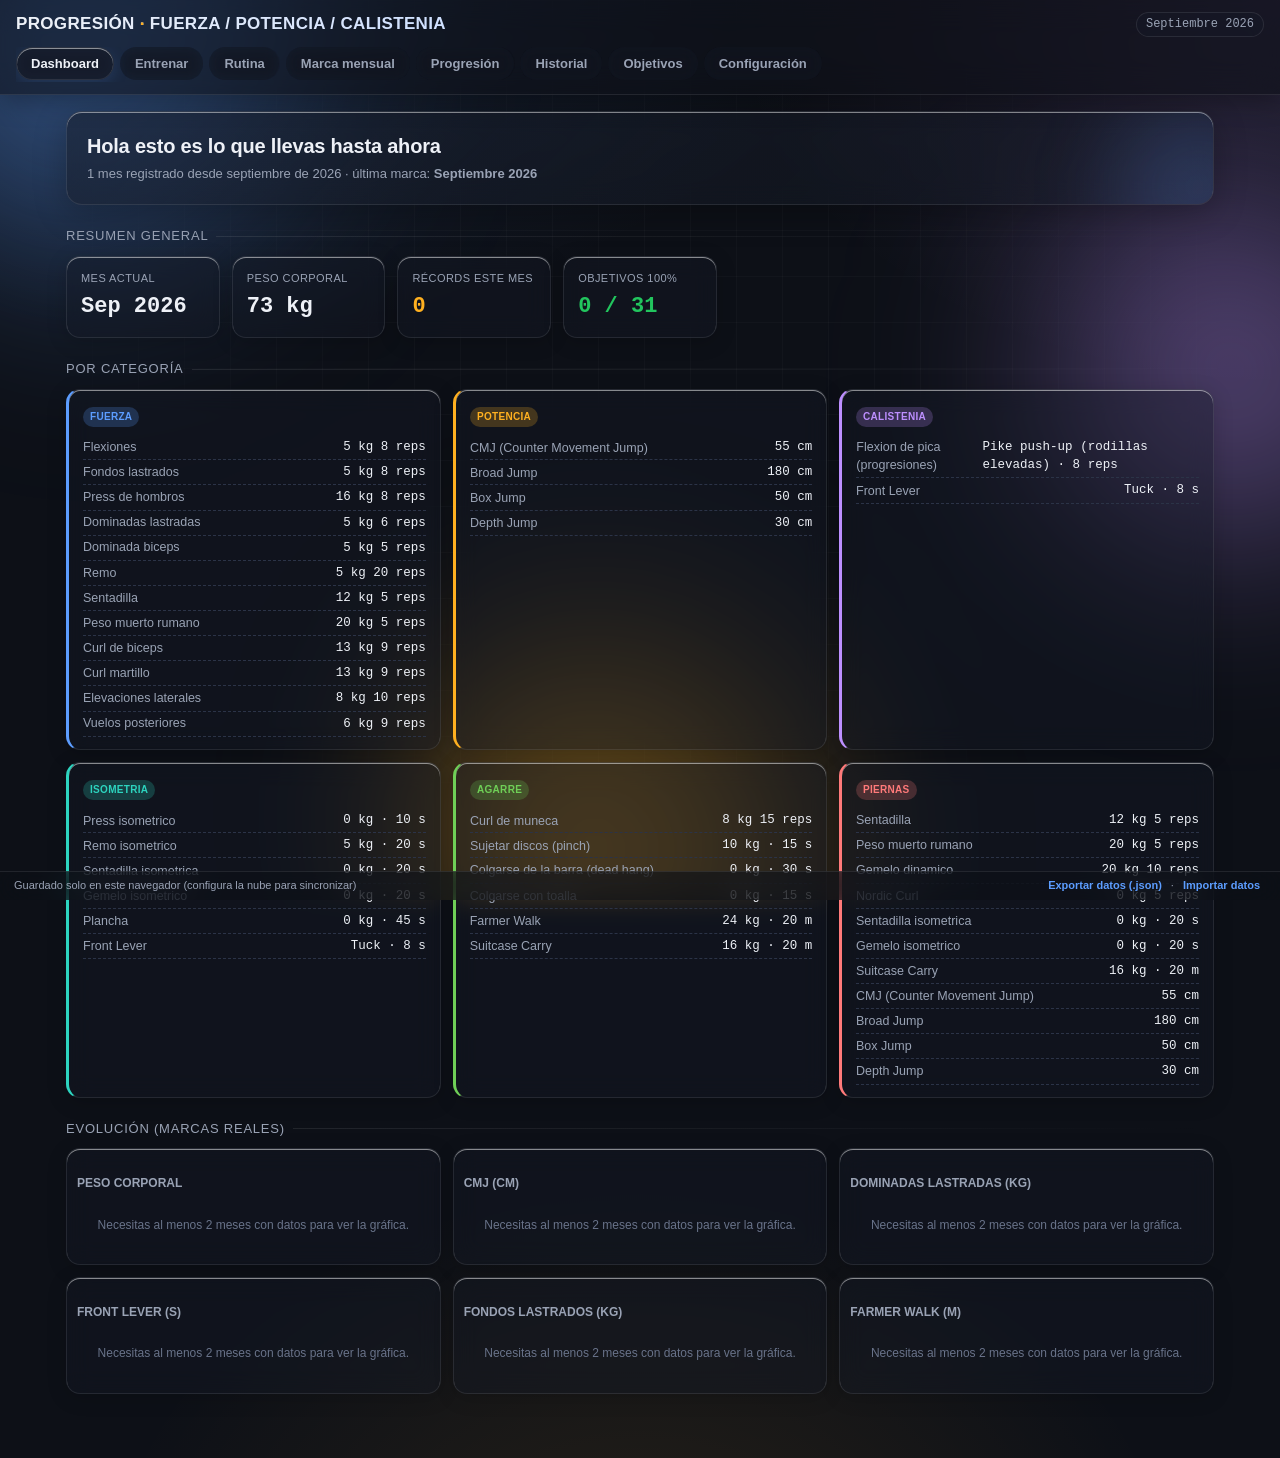
<file: index.html>
<!DOCTYPE html>
<html lang="es">
<head>
<meta charset="UTF-8">
<meta name="viewport" content="width=device-width, initial-scale=1, viewport-fit=cover">
<title>Progresión · Fuerza / Potencia / Calistenia</title>
<link rel="icon" type="image/svg+xml" href="favicon.svg">
<link rel="stylesheet" href="styles.css">
</head>
<body>

<div class="bg-deco" aria-hidden="true">
  <div class="blob blob-1"></div>
  <div class="blob blob-2"></div>
  <div class="blob blob-3"></div>
  <div class="bg-grid"></div>
</div>

<header class="app">
  <div class="row">
    <h1>PROGRESIÓN <span>·</span> FUERZA / POTENCIA / CALISTENIA</h1>
    <span class="header-right">
      <span class="badge num" id="mesActualBadge"></span>
    </span>
  </div>
  <nav class="tabs" id="tabs">
    <button data-tab="dashboard" class="active">Dashboard</button>
    <button data-tab="entrenar">Entrenar</button>
    <button data-tab="rutina">Rutina</button>
    <button data-tab="marca">Marca mensual</button>
    <button data-tab="progresion">Progresión</button>
    <button data-tab="historial">Historial</button>
    <button data-tab="objetivos">Objetivos</button>
    <button data-tab="config">Configuración</button>
  </nav>
</header>

<main>

  <section class="view active" id="view-dashboard"></section>
  <section class="view" id="view-entrenar"></section>
  <section class="view" id="view-rutina"></section>
  <section class="view" id="view-marca"></section>
  <section class="view" id="view-progresion"></section>
  <section class="view" id="view-historial"></section>
  <section class="view" id="view-objetivos"></section>
  <section class="view" id="view-config"></section>

</main>

<footer class="saved">
  <span id="storageStatus">Cargando</span>
  <span>
    <button id="btnExport">Exportar datos (.json)</button> ·
    <button id="btnImport">Importar datos</button>
    <input type="file" id="fileImport" accept="application/json" style="display:none">
  </span>
</footer>

<script type="module">
  /* Carga del driver de Neon para navegador (serverless driver over HTTP).
     Si falla (sin internet o CDN bloqueado), la app sigue funcionando en modo local. */
  (async () => {
    try {
      const m = await import("https://esm.sh/@neondatabase/serverless@1.0.0");
      window.neon = m.neon;
    } catch (e) {
      console.warn("Driver de Neon no disponible (modo local).", e);
    }
    const load = (src) => new Promise((res, rej) => {
      const s = document.createElement("script");
      s.src = src;
      s.onload = res;
      s.onerror = () => rej(new Error("No se pudo cargar " + src));
      document.body.appendChild(s);
    });
    try {
      await load("config.js");
    } catch (e) {
      console.warn("config.js no encontrado (sin nube, modo local).", e.message);
    }
    try {
      await load("script.js");
    } catch (e) {
      console.error(e.message);
    }
  })();
</script>
</body>
</html>
</file>
<file: styles.css>
:root{
  --bg:#0d1017; --panel:#141926; --elev:#1c2333; --border:#2b3347;
  --text:#eef1f7; --dim:#9aa3b5; --dim2:#69738a;
  --fuerza:#5c9dff; --potencia:#ffb020; --calistenia:#bd8fff;
  --isometria:#2dd4bf; --agarre:#6fcf57; --piernas:#ff7a7a;
  --real:#22c55e; --propuesto:#5c9dff; --objetivo:#ffb020; --descenso:#ff5d5d;
  --radius:14px;

  --glass-bg:rgba(22,28,40,.38);
  --glass-bg-strong:rgba(24,30,44,.55);
  --glass-border:rgba(255,255,255,.09);
  --glass-highlight:rgba(255,255,255,.5);
  --blur:12px;

  --sans:-apple-system,BlinkMacSystemFont,"Segoe UI",Roboto,Helvetica,Arial,sans-serif;
  --mono:ui-monospace,SFMono-Regular,Menlo,Consolas,"Liberation Mono",monospace;
}
*{box-sizing:border-box}
html{-webkit-text-size-adjust:100%}
body{
  margin:0; color:var(--text); font-family:var(--sans);
  font-size:15px; line-height:1.45; -webkit-font-smoothing:antialiased;
  min-height:100vh;
  background:
    radial-gradient(1200px 800px at 15% -10%, rgba(92,157,255,.18), transparent 60%),
    radial-gradient(1000px 700px at 100% 0%, rgba(189,143,255,.14), transparent 55%),
    radial-gradient(900px 700px at 50% 110%, rgba(255,176,32,.10), transparent 60%),
    var(--bg);
}
h1,h2,h3{font-family:var(--sans); font-weight:800; letter-spacing:-.01em; margin:0}
.num{font-family:var(--mono); font-variant-numeric:tabular-nums}
a{color:inherit}
button, select, input{font-family:inherit; font-size:inherit; color:inherit}
button{cursor:pointer}
::selection{background:var(--fuerza); color:#0b0d10}

/* ---------- decorative animated background ---------- */
.bg-deco{position:fixed; inset:0; z-index:-1; overflow:hidden; pointer-events:none}
.blob{
  position:absolute; border-radius:50%; filter:blur(80px); opacity:.5;
  mix-blend-mode:screen; will-change:transform;
}
.blob-1{width:520px;height:520px; top:-140px; left:-100px;
  background:radial-gradient(circle at 30% 30%, #5c9dff, transparent 70%);
  animation:drift1 22s ease-in-out infinite alternate}
.blob-2{width:460px;height:460px; top:20%; right:-140px;
  background:radial-gradient(circle at 60% 40%, #bd8fff, transparent 70%);
  animation:drift2 26s ease-in-out infinite alternate}
.blob-3{width:520px;height:520px; bottom:-160px; left:30%;
  background:radial-gradient(circle at 40% 60%, #ffb020, transparent 70%);
  animation:drift3 30s ease-in-out infinite alternate}
.bg-grid{
  position:absolute; inset:0;
  background-image:linear-gradient(rgba(255,255,255,.025) 1px, transparent 1px),
                   linear-gradient(90deg, rgba(255,255,255,.025) 1px, transparent 1px);
  background-size:46px 46px;
  -webkit-mask-image:radial-gradient(ellipse at 50% 40%, #000 30%, transparent 75%);
          mask-image:radial-gradient(ellipse at 50% 40%, #000 30%, transparent 75%);
}
@keyframes drift1{from{transform:translate(0,0) scale(1)} to{transform:translate(90px,60px) scale(1.15)}}
@keyframes drift2{from{transform:translate(0,0) scale(1)} to{transform:translate(-70px,90px) scale(1.2)}}
@keyframes drift3{from{transform:translate(0,0) scale(1)} to{transform:translate(60px,-70px) scale(1.1)}}

@media (prefers-reduced-motion: reduce){
  .blob{animation:none}
}

/* ---------- glass helper ---------- */
.glass{
  background:var(--glass-bg);
  -webkit-backdrop-filter:blur(var(--blur));
          backdrop-filter:blur(var(--blur));
  border:1px solid var(--glass-border);
  box-shadow:0 8px 32px rgba(0,0,0,.25), inset 0 1px 0 var(--glass-highlight);
}
.glass-strong{
  background:var(--glass-bg-strong);
  -webkit-backdrop-filter:blur(calc(var(--blur) + 2px));
          backdrop-filter:blur(calc(var(--blur) + 2px));
  border:1px solid var(--glass-border);
  box-shadow:0 8px 32px rgba(0,0,0,.3), inset 0 1px 0 var(--glass-highlight);
}

/* ---------- layout shell ---------- */
header.app{
  position:sticky; top:0; z-index:20;
  background:rgba(13,16,23,.55);
  -webkit-backdrop-filter:blur(calc(var(--blur) + 4px));
          backdrop-filter:blur(calc(var(--blur) + 4px));
  border-bottom:1px solid var(--glass-border);
  box-shadow:0 6px 24px rgba(0,0,0,.3);
  padding:12px 16px;
}
header.app .row{display:flex; align-items:center; justify-content:space-between; gap:12px; flex-wrap:wrap}
header.app h1{
  font-size:17px; text-transform:uppercase; letter-spacing:.02em;
  background:linear-gradient(90deg,var(--text),#cfe0ff);
  -webkit-background-clip:text; background-clip:text; -webkit-text-fill-color:transparent;
}
header.app h1 span{color:var(--potencia); -webkit-text-fill-color:var(--potencia)}
.badge{
  font-family:var(--mono); font-size:12px; color:var(--dim);
  border:1px solid var(--glass-border); padding:3px 9px; border-radius:999px;
  background:var(--glass-bg);
}
nav.tabs{
  display:flex; gap:6px; overflow-x:auto; margin-top:10px; padding-bottom:2px;
  scrollbar-width:none;
}
nav.tabs::-webkit-scrollbar{display:none}
nav.tabs button{
  background:var(--glass-bg); border:1px solid transparent; color:var(--dim);
  padding:8px 14px; border-radius:999px; white-space:nowrap;
  font-size:13px; font-weight:600;
  -webkit-backdrop-filter:blur(8px); backdrop-filter:blur(8px);
  transition:background .2s,color .2s,border-color .2s,transform .15s;
}
nav.tabs button:hover{color:var(--text); transform:translateY(-1px)}
nav.tabs button.active{
  background:var(--glass-bg-strong); border-color:var(--glass-border); color:var(--text);
  box-shadow:0 4px 16px rgba(92,157,255,.15), inset 0 1px 0 var(--glass-highlight);
}

main{max-width:1180px; margin:0 auto; padding:16px; padding-bottom:64px}
section.view{display:none}
section.view.active{display:block; animation:fade .28s ease}
@keyframes fade{from{opacity:0; transform:translateY(6px)} to{opacity:1; transform:translateY(0)}}

.section-title{
  display:flex; align-items:center; gap:8px; margin:22px 0 10px;
  font-size:13px; text-transform:uppercase; letter-spacing:.06em; color:var(--dim);
}
.section-title:first-child{margin-top:0}
.section-title::after{content:""; flex:1; height:1px;
  background:linear-gradient(90deg,var(--glass-border),transparent)}

/* ---------- grid / cards ---------- */
.grid{display:grid; gap:12px; grid-template-columns:repeat(auto-fill,minmax(230px,1fr))}
.grid.cols-2{grid-template-columns:repeat(auto-fill,minmax(300px,1fr))}
.grid.cols-summary{grid-template-columns:repeat(auto-fill,minmax(150px,1fr))}

.card{
  background:var(--glass-bg); border:1px solid var(--glass-border); border-radius:var(--radius);
  padding:12px 14px; border-left:3px solid var(--glass-border);
  -webkit-backdrop-filter:blur(var(--blur)); backdrop-filter:blur(var(--blur));
  box-shadow:0 4px 20px rgba(0,0,0,.18), inset 0 1px 0 var(--glass-highlight);
  transition:transform .2s, box-shadow .2s, border-color .2s;
}
.card:hover{transform:translateY(-2px); box-shadow:0 8px 30px rgba(0,0,0,.28)}
.card.accent-Fuerza{border-left-color:var(--fuerza)}
.card.accent-Potencia{border-left-color:var(--potencia)}
.card.accent-Calistenia{border-left-color:var(--calistenia)}
.card.accent-Isometria{border-left-color:var(--isometria)}
.card.accent-Agarre{border-left-color:var(--agarre)}
.card.accent-Piernas{border-left-color:var(--piernas)}

.stat{
  background:var(--glass-bg); border:1px solid var(--glass-border); border-radius:var(--radius); padding:14px;
  -webkit-backdrop-filter:blur(var(--blur)); backdrop-filter:blur(var(--blur));
  box-shadow:0 4px 20px rgba(0,0,0,.18), inset 0 1px 0 var(--glass-highlight);
  transition:transform .2s, box-shadow .2s;
}
.stat:hover{transform:translateY(-2px)}
.stat .label{font-size:11px; text-transform:uppercase; letter-spacing:.04em; color:var(--dim)}
.stat .value{font-family:var(--mono); font-size:22px; font-weight:700; margin-top:4px}

.pill{
  display:inline-block; font-size:10px; font-weight:700; text-transform:uppercase;
  letter-spacing:.03em; padding:2px 7px; border-radius:999px; line-height:1.6;
}
.pill.Fuerza{background:color-mix(in srgb,var(--fuerza) 22%,transparent); color:var(--fuerza)}
.pill.Potencia{background:color-mix(in srgb,var(--potencia) 22%,transparent); color:var(--potencia)}
.pill.Calistenia{background:color-mix(in srgb,var(--calistenia) 22%,transparent); color:var(--calistenia)}
.pill.Isometria{background:color-mix(in srgb,var(--isometria) 22%,transparent); color:var(--isometria)}
.pill.Agarre{background:color-mix(in srgb,var(--agarre) 22%,transparent); color:var(--agarre)}
.pill.Piernas{background:color-mix(in srgb,var(--piernas) 22%,transparent); color:var(--piernas)}
.pill.record{background:color-mix(in srgb,var(--objetivo) 26%,transparent); color:var(--objetivo)}
.pill.descenso{background:color-mix(in srgb,var(--descenso) 22%,transparent); color:var(--descenso)}

/* ---------- exercise progression card (signature element) ---------- */
.excard{
  background:var(--glass-bg); border:1px solid var(--glass-border); border-radius:var(--radius); overflow:hidden;
  -webkit-backdrop-filter:blur(var(--blur)); backdrop-filter:blur(var(--blur));
  box-shadow:0 4px 20px rgba(0,0,0,.18), inset 0 1px 0 var(--glass-highlight);
  transition:transform .2s, box-shadow .2s;
}
.excard:hover{transform:translateY(-2px); box-shadow:0 8px 30px rgba(0,0,0,.28)}
.excard .head{display:flex; align-items:center; justify-content:space-between; gap:8px; padding:11px 13px; border-left:3px solid var(--glass-border)}
.excard .head h3{font-size:13.5px}
.excard .body{padding:11px 13px; border-top:1px solid var(--glass-border)}
.excard .current{display:flex; align-items:baseline; gap:6px; margin-bottom:8px}
.excard .current .v{font-family:var(--mono); font-size:20px; font-weight:700}
.excard .current .u{font-size:11px; color:var(--dim)}
.weekstrip{display:grid; grid-template-columns:repeat(4,1fr); gap:5px; margin-bottom:8px}
.weekstrip .wk{
  background:rgba(255,255,255,.04); border:1px solid var(--glass-border); border-radius:7px;
  padding:6px 4px; text-align:center;
  -webkit-backdrop-filter:blur(8px); backdrop-filter:blur(8px);
}
.weekstrip .wk .n{font-size:9px; color:var(--dim2); text-transform:uppercase}
.weekstrip .wk .m{font-family:var(--mono); font-size:12px; margin-top:2px}
.estado{font-size:11.5px; color:var(--dim); border-top:1px dashed var(--glass-border); padding-top:7px}
.estado.subir{color:var(--potencia); font-weight:700}

/* ---------- progress bar ---------- */
.pbar{height:6px; background:rgba(255,255,255,.08); border-radius:999px; overflow:hidden; margin-top:6px}
.pbar>i{display:block; height:100%; border-radius:999px;
  background:linear-gradient(90deg, var(--fuerza), #8ab5ff);
  box-shadow:0 0 8px rgba(92,157,255,.4)}

/* ---------- tables ---------- */
.tablewrap{overflow-x:auto; border:1px solid var(--glass-border); border-radius:var(--radius);
  background:var(--glass-bg); -webkit-backdrop-filter:blur(var(--blur)); backdrop-filter:blur(var(--blur))}
table{border-collapse:collapse; width:100%; min-width:640px}
th,td{padding:7px 10px; text-align:left; font-size:12.5px; white-space:nowrap; border-bottom:1px solid var(--glass-border)}
th{background:rgba(255,255,255,.04); color:var(--dim); text-transform:uppercase; font-size:10.5px; letter-spacing:.03em; position:sticky; top:0}
tbody tr:hover{background:rgba(255,255,255,.04)}
td.num,th.num{font-family:var(--mono)}

/* ---------- forms ---------- */
.field{display:flex; flex-direction:column; gap:4px}
.field label{font-size:11px; color:var(--dim); text-transform:uppercase; letter-spacing:.02em}
input,select{
  background:rgba(255,255,255,.05); border:1px solid var(--glass-border); border-radius:8px;
  padding:9px 10px; color:var(--text); width:100%;
  transition:border-color .2s, box-shadow .2s;
}
input:hover,select:hover{border-color:rgba(255,255,255,.16)}
input:focus,select:focus{outline:none; border-color:var(--fuerza);
  box-shadow:0 0 0 3px rgba(92,157,255,.18)}
.btn{
  background:linear-gradient(135deg, var(--fuerza), #6fa8ff); color:#0b0d10; border:none; border-radius:9px;
  padding:9px 16px; font-weight:700;
  box-shadow:0 4px 16px rgba(92,157,255,.25);
  transition:transform .15s, box-shadow .2s, filter .2s;
}
.btn:hover{filter:brightness(1.08); transform:translateY(-1px)}
.btn.ghost{background:rgba(255,255,255,.04); color:var(--text); border:1px solid var(--glass-border);
  -webkit-backdrop-filter:blur(8px); backdrop-filter:blur(8px); box-shadow:none}
.btn.ghost:hover{background:rgba(255,255,255,.08)}
.btn.small{padding:5px 10px; font-size:12px; border-radius:7px}
.btn:active{transform:translateY(1px)}

details.group{
  background:var(--glass-bg); border:1px solid var(--glass-border); border-radius:var(--radius); margin-bottom:10px;
  -webkit-backdrop-filter:blur(var(--blur)); backdrop-filter:blur(var(--blur));
  box-shadow:0 4px 20px rgba(0,0,0,.16), inset 0 1px 0 var(--glass-highlight);
}
details.group summary{
  cursor:pointer; padding:11px 13px; font-weight:700; font-size:13px;
  list-style:none; display:flex; align-items:center; gap:8px;
}
details.group summary::-webkit-details-marker{display:none}
details.group summary::before{content:""; color:var(--dim); transition:transform .15s}
details.group[open] summary::before{transform:rotate(90deg)}
.group-body{padding:4px 12px 12px; display:grid; gap:10px; grid-template-columns:repeat(auto-fill,minmax(220px,1fr))}
.exrow-inputs{display:grid; grid-template-columns:1fr 1fr; gap:6px}
.exrow-inputs.single{grid-template-columns:1fr}

/* ---------- routine day ---------- */
.dayblock{margin-bottom:18px}
.dayblock h3{
  background:var(--glass-bg-strong); padding:9px 13px; border-radius:10px 10px 0 0; font-size:13px;
  text-transform:uppercase; letter-spacing:.03em; border:1px solid var(--glass-border); border-bottom:none;
  -webkit-backdrop-filter:blur(var(--blur)); backdrop-filter:blur(var(--blur));
}
.dayblock .rows{
  border:1px solid var(--glass-border); border-top:none; border-radius:0 0 10px 10px;
  background:var(--glass-bg); overflow:hidden;
  -webkit-backdrop-filter:blur(var(--blur)); backdrop-filter:blur(var(--blur));
}
.rutina-row{display:flex; align-items:center; gap:10px; flex-wrap:wrap; padding:9px 12px; border-bottom:1px solid var(--glass-border); border-left:3px solid var(--glass-border)}
.rutina-row:last-child{border-bottom:none}
.rutina-row:hover{background:rgba(255,255,255,.03)}
.rutina-row .nombre{flex:1 1 170px; font-weight:600; font-size:13px}
.rutina-row .nombre small{display:block; font-weight:400; color:var(--dim2); font-size:10px; margin-top:1px}
.rutina-row .meta{display:flex; gap:14px; flex-wrap:wrap}
.rutina-row .meta div{font-size:11px; color:var(--dim); text-align:right}
.rutina-row .meta b{display:block; color:var(--text); font-family:var(--mono); font-size:12.5px; font-weight:600}

/* ---------- config view ---------- */
.config-intro{border-bottom:1px solid var(--glass-border); background:rgba(255,255,255,.02)}
.config-intro p{margin:0; padding:10px 12px; font-size:12px; color:var(--dim); line-height:1.45}
.config-meta{gap:18px}
.cfg-field{display:flex; flex-direction:column; gap:3px; align-items:flex-end}
.cfg-field label{font-size:10px; text-transform:uppercase; letter-spacing:.03em; color:var(--dim2)}
.cfg-field b{display:flex; align-items:center; gap:4px; color:var(--text);
  font-family:var(--mono); font-size:12.5px; font-weight:600; justify-content:flex-end}
.cfg-static{font-family:var(--sans); font-size:12px; color:var(--dim); font-weight:500}
.cfg-unit{font-family:var(--sans); font-size:10.5px; color:var(--dim2); font-weight:500}
.cfg-field input[type="number"],.cfg-field input[type="text"]{
  padding:4px 7px; text-align:right; font-family:var(--mono); font-size:12.5px; width:60px;
}
.cfg-field input[type="text"]{text-align:left; width:220px}
.cfg-field-full{font-size:12px; color:var(--dim); padding:4px 0}

/* ---------- misc ---------- */
.note{font-size:12px; color:var(--dim); background:var(--glass-bg); border:1px solid var(--glass-border);
  border-left:3px solid var(--potencia); border-radius:8px; padding:9px 12px; margin-bottom:14px;
  -webkit-backdrop-filter:blur(var(--blur)); backdrop-filter:blur(var(--blur))}
.hero{
  background:linear-gradient(135deg, var(--glass-bg-strong), var(--glass-bg));
  border:1px solid var(--glass-border); border-radius:16px; padding:20px;
  -webkit-backdrop-filter:blur(var(--blur)); backdrop-filter:blur(var(--blur));
  box-shadow:0 8px 32px rgba(0,0,0,.25), inset 0 1px 0 var(--glass-highlight);
  position:relative; overflow:hidden;
}
.hero::before{
  content:""; position:absolute; top:-60%; right:-10%; width:260px; height:260px; border-radius:50%;
  background:radial-gradient(circle, rgba(92,157,255,.22), transparent 70%); filter:blur(30px);
}
.hero h2{font-size:20px}
.hero p{color:var(--dim); font-size:13px; margin:4px 0 0; position:relative}
.chart-wrap{
  background:var(--glass-bg); border:1px solid var(--glass-border); border-radius:var(--radius); padding:10px;
  -webkit-backdrop-filter:blur(var(--blur)); backdrop-filter:blur(var(--blur));
  box-shadow:0 4px 20px rgba(0,0,0,.16), inset 0 1px 0 var(--glass-highlight);
  transition:transform .2s, box-shadow .2s;
}
.chart-wrap:hover{transform:translateY(-2px)}
.chart-wrap h4{font-size:12px; color:var(--dim); text-transform:uppercase; margin-bottom:4px}
svg.spark{width:100%; height:110px; display:block}

/* ---------- body heatmap (progreso corporal) ---------- */
.body-card{
  position:relative; display:flex; flex-wrap:wrap; gap:20px; align-items:center; justify-content:center;
  background:var(--glass-bg); border:1px solid var(--glass-border); border-radius:var(--radius);
  padding:20px; margin-bottom:16px;
  -webkit-backdrop-filter:blur(var(--blur)); backdrop-filter:blur(var(--blur));
  box-shadow:0 4px 24px rgba(0,0,0,.2), inset 0 1px 0 var(--glass-highlight);
}
.body-svg{width:min(320px,74vw); height:auto; display:block; cursor:pointer;
  filter:drop-shadow(0 10px 22px rgba(0,0,0,.35))}
.body-svg .body-zones path.bz{
  stroke:rgba(0,0,0,.30); stroke-width:1; stroke-linejoin:round;
  transition:filter .15s, stroke .15s, transform .1s;
}
.body-svg path.bz:hover{filter:brightness(1.18); stroke:rgba(255,255,255,.7); stroke-width:1.4}
.body-svg .body-def{pointer-events:none}
.body-legend{flex:1 1 260px; max-width:320px}
.body-legend h4{margin:0 0 6px; font-size:14px}
.body-legend p{margin:0 0 14px; font-size:12px; color:var(--dim); line-height:1.5}
.legend-scale{display:flex; align-items:center; gap:8px; margin-bottom:10px}
.legend-scale .ls{font-size:12px; font-weight:700; font-family:var(--mono)}
.ls-gradient{flex:1; height:12px; border-radius:999px;
  background:linear-gradient(90deg, #ff3200, #ffb020, #22c55e);
  box-shadow:0 2px 8px rgba(0,0,0,.3)}
.legend-hint{display:flex; align-items:center; gap:6px; font-size:11px; color:var(--dim)}
.legend-hint .dot{width:11px; height:11px; border-radius:3px; display:inline-block}
.body-tooltip{
  position:fixed; z-index:9999; pointer-events:none; opacity:0; transition:opacity .12s;
  background:rgba(13,16,23,.95); border:1px solid var(--glass-border); border-radius:8px;
  padding:8px 10px; min-width:150px; max-width:240px; font-size:11.5px;
  -webkit-backdrop-filter:blur(8px); backdrop-filter:blur(8px);
  box-shadow:0 8px 24px rgba(0,0,0,.5);
}
.bt-title{display:flex; justify-content:space-between; align-items:center; gap:10px;
  font-weight:700; font-size:12px; margin-bottom:5px}
.bt-pct{font-family:var(--mono); font-size:12px; font-weight:800}
.bt-list{display:flex; flex-direction:column; gap:2px}
.bt-item{display:flex; justify-content:space-between; gap:10px; color:var(--dim)}
.bt-item b{font-family:var(--mono); color:var(--text)}

.header-right{display:flex; align-items:center; gap:8px; flex-wrap:wrap}
.day-picker{display:flex; gap:6px; flex-wrap:wrap; margin-bottom:14px}
.day-picker button{
  background:var(--glass-bg); border:1px solid var(--glass-border); color:var(--dim);
  padding:8px 13px; border-radius:999px; font-size:12.5px; font-weight:600; white-space:nowrap;
  -webkit-backdrop-filter:blur(8px); backdrop-filter:blur(8px); transition:background .2s,color .2s,border-color .2s;
}
.day-picker button:hover{color:var(--text)}
.day-picker button.active{
  background:var(--glass-bg-strong); border-color:var(--glass-border); color:var(--text);
  box-shadow:0 4px 14px rgba(92,157,255,.18);
}
.tr-session-head{display:flex; align-items:center; justify-content:space-between; gap:10px; flex-wrap:wrap; margin-bottom:12px}
.tr-session-head h2{font-size:16px}
.tr-session-head .tr-month{font-size:12px; color:var(--dim)}
.tr-ex{
  border:1px solid var(--glass-border); border-radius:10px; margin-bottom:10px; overflow:hidden;
  background:var(--glass-bg); -webkit-backdrop-filter:blur(var(--blur)); backdrop-filter:blur(var(--blur));
  border-left:3px solid var(--glass-border);
}
.tr-ex .tr-head{display:flex; align-items:center; gap:10px; padding:10px 12px; cursor:pointer; flex-wrap:wrap}
.tr-ex .tr-head .nombre{flex:1 1 140px; font-weight:700; font-size:13px}
.tr-ex .tr-head .nombre small{display:block; font-weight:400; color:var(--dim2); font-size:10px}
.tr-ex .tr-target{font-size:11px; color:var(--dim); font-family:var(--mono)}
.tr-ex .tr-chev{color:var(--dim2); transition:transform .18s; margin-left:2px}
.tr-ex[open] .tr-chev{transform:rotate(90deg)}
.tr-ex details{width:100%}
.tr-ex summary{list-style:none}
.tr-ex summary::-webkit-details-marker{display:none}
.tr-ex .tr-body{padding:2px 12px 12px; border-top:1px dashed var(--glass-border)}
.tr-setrow{
  display:flex; align-items:center; gap:8px; padding:8px 0; border-bottom:1px solid var(--glass-border); flex-wrap:wrap;
}
.tr-setrow:last-child{border-bottom:none}
.tr-setnum{width:22px; font-family:var(--mono); font-size:11px; color:var(--dim2); text-align:center; flex:none}
.tr-setrow .tr-chk{flex:none; width:20px; height:20px; accent-color:var(--real)}
.tr-setrow .tr-field{display:flex; flex-direction:column; gap:2px}
.tr-setrow .tr-field label{font-size:9px; color:var(--dim2); text-transform:uppercase; letter-spacing:.02em}
.tr-setrow input[type="number"]{width:74px; padding:6px 8px; font-family:var(--mono); font-size:13px}
.tr-setrow select{width:150px; padding:6px 8px; font-size:12px}
.tr-setrow .tr-max{font-size:10.5px; color:var(--dim2); font-style:italic}
.tr-setrow.done input{opacity:.55; border-color:var(--real)}
.tr-setrow.done .tr-chk{outline:2px solid color-mix(in srgb,var(--real) 55%,transparent); border-radius:4px}
.tr-setrow .tr-timer{display:flex; align-items:center; gap:6px; flex-wrap:wrap}
.tr-timer button{background:var(--glass-bg); border:1px solid var(--glass-border); border-radius:7px; padding:5px 10px; font-size:11px; font-weight:700;}
.tr-timer button.running{background:color-mix(in srgb,var(--descenso) 22%,transparent); color:var(--descenso); border-color:var(--descenso)}
.tr-timer .tr-time{font-family:var(--mono); font-size:16px; font-weight:700; min-width:66px}
.tr-toggle{background:none; border:1px solid var(--glass-border); color:var(--dim); border-radius:7px; padding:5px 9px; font-size:11px; font-weight:600}
.tr-toggle:hover{color:var(--text)}
.tr-prog{
  margin-top:10px; border:1px solid var(--glass-border); border-radius:8px; background:rgba(255,255,255,.03);
  padding:9px 11px; font-size:11.5px;
}
.tr-prog h5{margin:0 0 6px; font-size:10px; text-transform:uppercase; letter-spacing:.04em; color:var(--dim)}
.tr-prog .weekstrip{margin:0 0 7px}
.tr-prog .hist{margin-top:6px; font-size:11px; color:var(--dim); line-height:1.6}
.tr-prog .hist b{color:var(--text); font-family:var(--mono)}
.tr-savebar{
  position:sticky; bottom:52px; z-index:15; display:flex; align-items:center; justify-content:center; gap:10px;
  padding:12px; margin-top:8px; border:1px solid var(--glass-border); border-radius:12px;
  background:var(--glass-bg-strong); -webkit-backdrop-filter:blur(calc(var(--blur)+2px)); backdrop-filter:blur(calc(var(--blur)+2px));
  box-shadow:0 8px 30px rgba(0,0,0,.3), inset 0 1px 0 var(--glass-highlight);
}
.tr-savebar .tr-info{font-size:12px; color:var(--dim)}
.tr-toast{
  position:fixed; left:50%; bottom:70px; transform:translateX(-50%); z-index:9998;
  background:rgba(13,16,23,.95); border:1px solid var(--glass-border); border-radius:10px;
  padding:10px 16px; font-size:13px; font-weight:600; box-shadow:0 10px 30px rgba(0,0,0,.5);
  opacity:0; transition:opacity .25s; pointer-events:none; max-width:min(90vw,480px); text-align:center;
}
.tr-toast.show{opacity:1}
.tr-toast .t-nuevo{color:var(--real)}
.tr-toast .t-rec{color:var(--objetivo)}

footer.saved{
  position:fixed; bottom:0; left:0; right:0;
  background:rgba(13,16,23,.6); border-top:1px solid var(--glass-border);
  font-size:11px; color:var(--dim); padding:6px 14px; display:flex; justify-content:space-between; gap:10px; z-index:30;
  -webkit-backdrop-filter:blur(calc(var(--blur) + 4px)); backdrop-filter:blur(calc(var(--blur) + 4px));
}
footer.saved button{background:none; border:none; color:var(--fuerza); font-weight:700; cursor:pointer; font-size:11px}
footer.saved button:hover{text-decoration:underline}

/* ---------- responsive ---------- */
@media (max-width:640px){
  header.app h1{font-size:15px}
  main{padding:12px; padding-bottom:74px}
  .exrow-inputs{grid-template-columns:1fr 1fr}
  table{min-width:520px}
  .blob-1{width:360px;height:360px}
  .blob-2{width:320px;height:320px}
  .blob-3{width:360px;height:360px}
  .cfg-field{width:100%; align-items:flex-start}
  .cfg-field input[type="text"]{width:100%}
  .config-meta{gap:12px}
}
</file>
